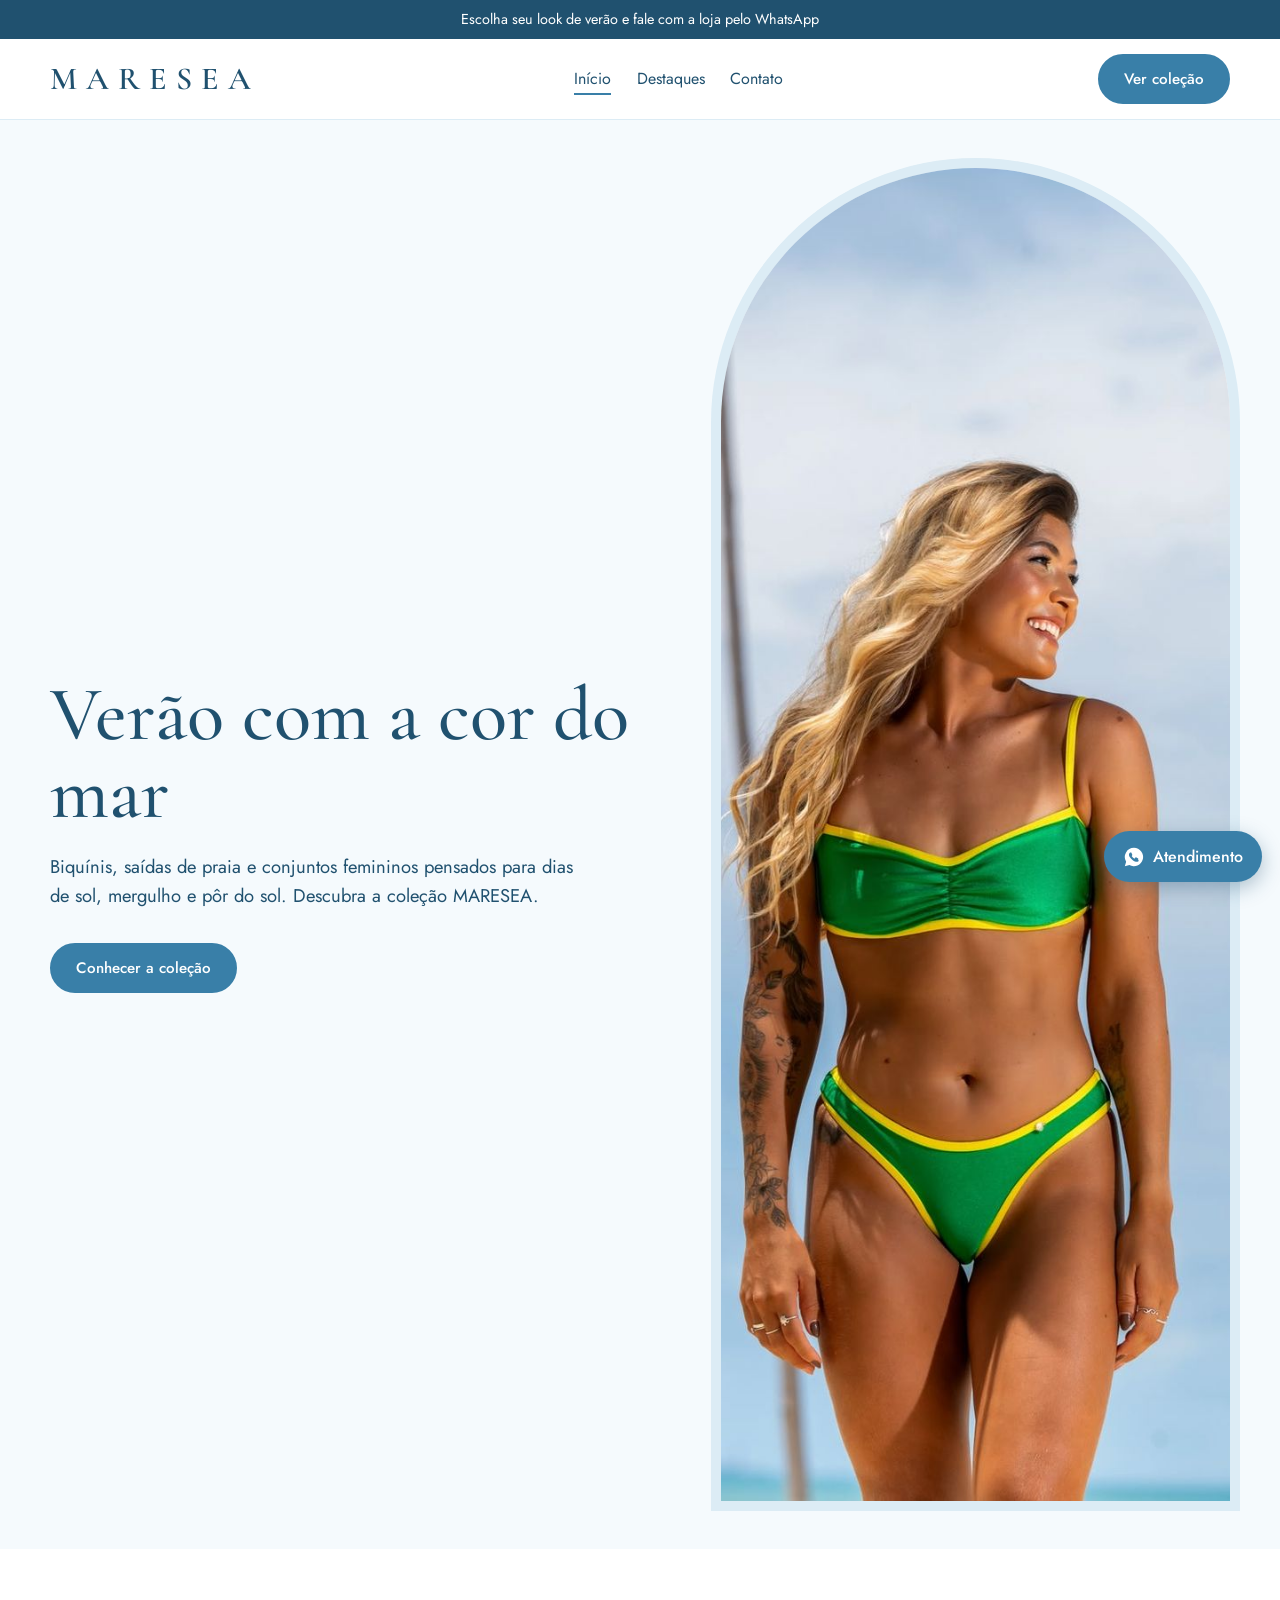
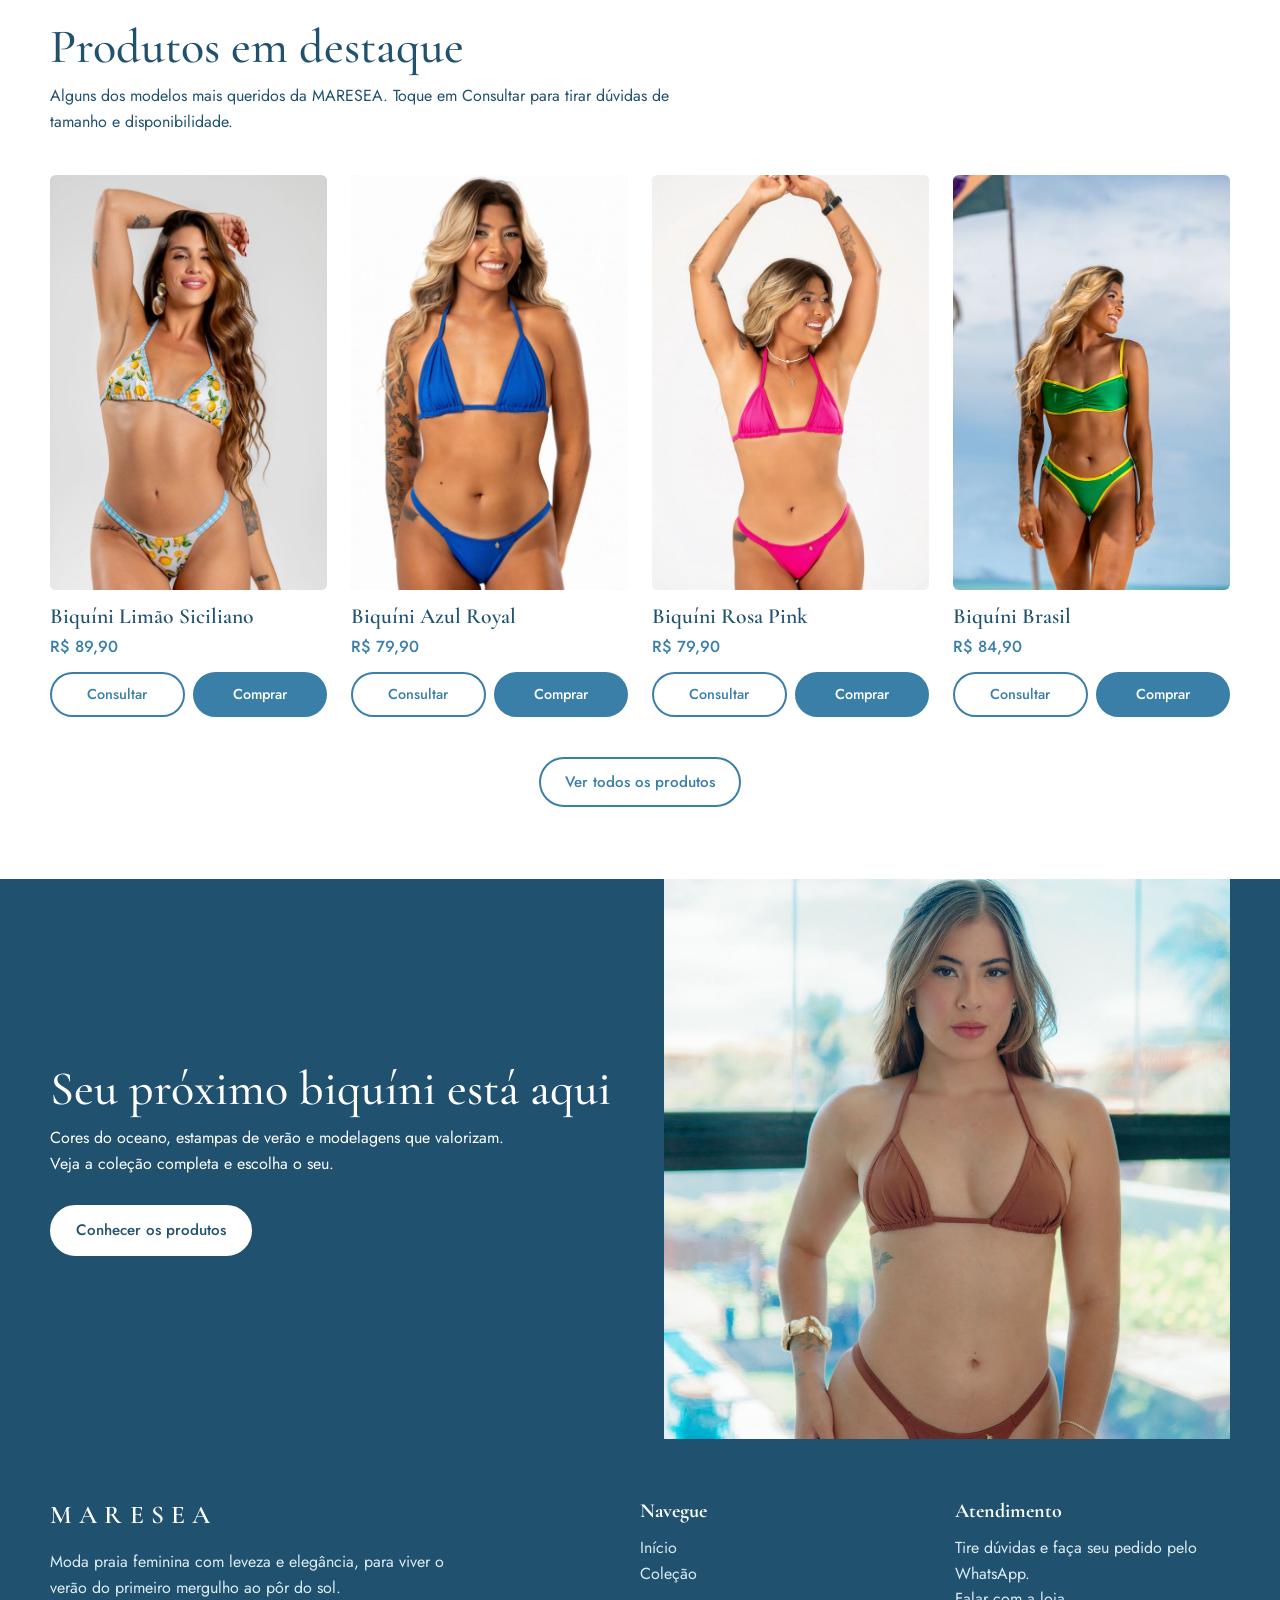
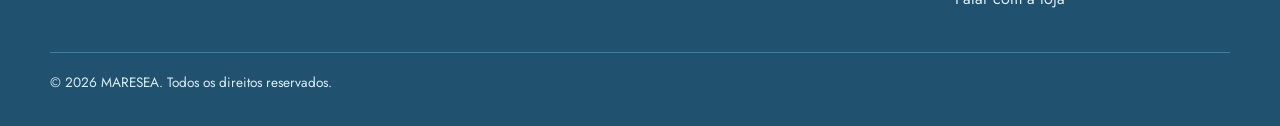
<file: index.html>
<!DOCTYPE html>
<html lang="pt-BR"><head><meta charset="utf-8"><meta name="viewport" content="width=device-width,initial-scale=1"><link rel="preconnect" href="https://fonts.googleapis.com"><link rel="preconnect" href="https://fonts.gstatic.com" crossorigin><link href="https://fonts.googleapis.com/css2?family=Cormorant+Garamond:wght@500;600&family=Jost:wght@400;500&display=swap" rel="stylesheet"><link rel="stylesheet" href="style.css">
<title>MARESEA | Moda praia, biquínis e saídas de praia</title>
<meta name="description" content="MARESEA: biquínis, saídas de praia, conjuntos e acessórios femininos com elegância e leveza para o seu verão. Conheça a coleção e fale com a loja pelo WhatsApp.">
<link rel="preload" as="image" href="images/hero.jpg"></head>
<body>
<div class="topbar">Escolha seu look de verão e fale com a loja pelo WhatsApp</div>
<header class="site"><div class="wrap"><a class="logo" href="index.html">MARESEA</a>
<nav aria-label="Principal"><ul><li><a href="index.html" aria-current="page">Início</a></li><li><a href="#destaques">Destaques</a></li><li><a href="#contato">Contato</a></li></ul></nav>
<a class="btn" href="colecao.html">Ver coleção</a></div></header>
<main>
<section class="hero" style="padding:0"><div class="wrap"><div>
<h1>Verão com a cor do mar</h1>
<p>Biquínis, saídas de praia e conjuntos femininos pensados para dias de sol, mergulho e pôr do sol. Descubra a coleção MARESEA.</p>
<a class="btn" href="colecao.html">Conhecer a coleção</a></div>
<img src="images/hero.jpg" alt="Modelo de biquíni verde com detalhes amarelos em frente ao mar e ao céu azul" width="1000" height="1333" fetchpriority="high"></div></section>
<section id="destaques"><div class="wrap"><h2>Produtos em destaque</h2><p class="sub">Alguns dos modelos mais queridos da MARESEA. Toque em Consultar para tirar dúvidas de tamanho e disponibilidade.</p>
<div class="grid" id="destaques-grid"></div>
<p style="margin-top:2.5rem;text-align:center"><a class="btn o" href="colecao.html">Ver todos os produtos</a></p></div></section>
<section class="promo"><div class="wrap"><div class="txt"><h2>Seu próximo biquíni está aqui</h2><p>Cores do oceano, estampas de verão e modelagens que valorizam. Veja a coleção completa e escolha o seu.</p><a class="btn" href="colecao.html">Conhecer os produtos</a></div>
<img src="images/promo.jpg" alt="Modelo de biquíni terracota em frente a uma janela com vista para a piscina" width="1000" height="1333" loading="lazy"></div></section>
</main>
<footer id="contato"><div class="wrap"><div><a class="logo" href="index.html">MARESEA</a><p style="margin-top:.8rem;max-width:26rem">Moda praia feminina com leveza e elegância, para viver o verão do primeiro mergulho ao pôr do sol.</p></div><div><h3>Navegue</h3><ul><li><a href="index.html">Início</a></li><li><a href="colecao.html">Coleção</a></li></ul></div><div><h3>Atendimento</h3><p>Tire dúvidas e faça seu pedido pelo WhatsApp.</p><p><a href="#" data-wa="Olá! Vim pelo site da MARESEA.">Falar com a loja</a></p></div><p class="copy">© 2026 MARESEA. Todos os direitos reservados.</p></div></footer>
<a class="zap" data-wa="Olá! Vim pelo site da MARESEA e gostaria de atendimento." aria-label="Atendimento pelo WhatsApp"><svg viewBox="0 0 24 24" aria-hidden="true"><path d="M12 2a10 10 0 0 0-8.6 15.1L2 22l5-1.3A10 10 0 1 0 12 2zm5.2 14c-.2.6-1.3 1.2-1.8 1.2-.5.1-1 .2-3.2-.7-2.7-1.1-4.4-3.9-4.600-4.1-.1-.2-1.1-1.500-1.100-2.800s.7-2 1-2.300c.2-.3.500-.3.700-.3h.5c.2 0 .4 0 .6.500l.8 2c.1.200.1.300 0 .5l-.4.600c-.1.200-.3.300-.1.600.7 1.100 1.500 1.800 2.600 2.400.3.100.4.100.6-.1l.8-1c.2-.3.400-.2.600-.1l1.900.9c.3.100.5.200.5.300.1.200.1.800-.1 1.400z"/></svg><span>Atendimento</span></a>
<script src="script.js"></script></body></html>
</file>
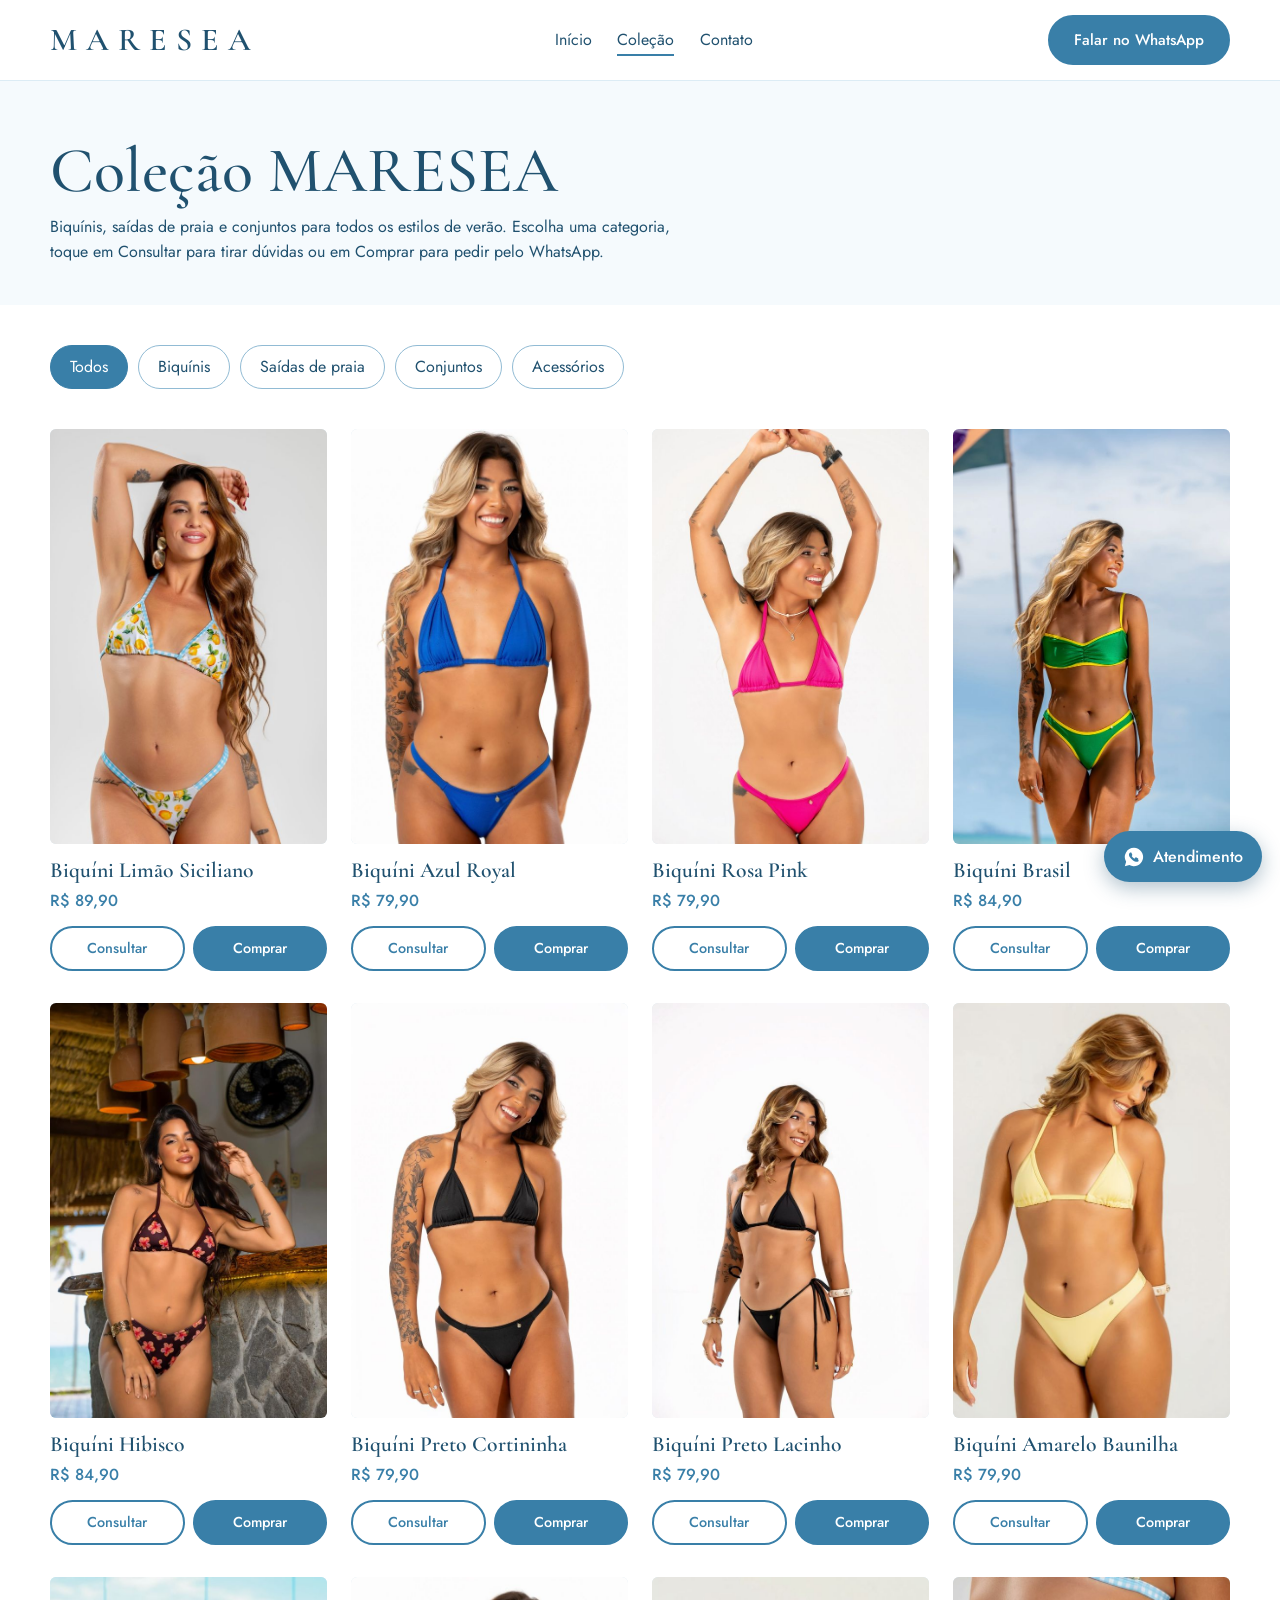
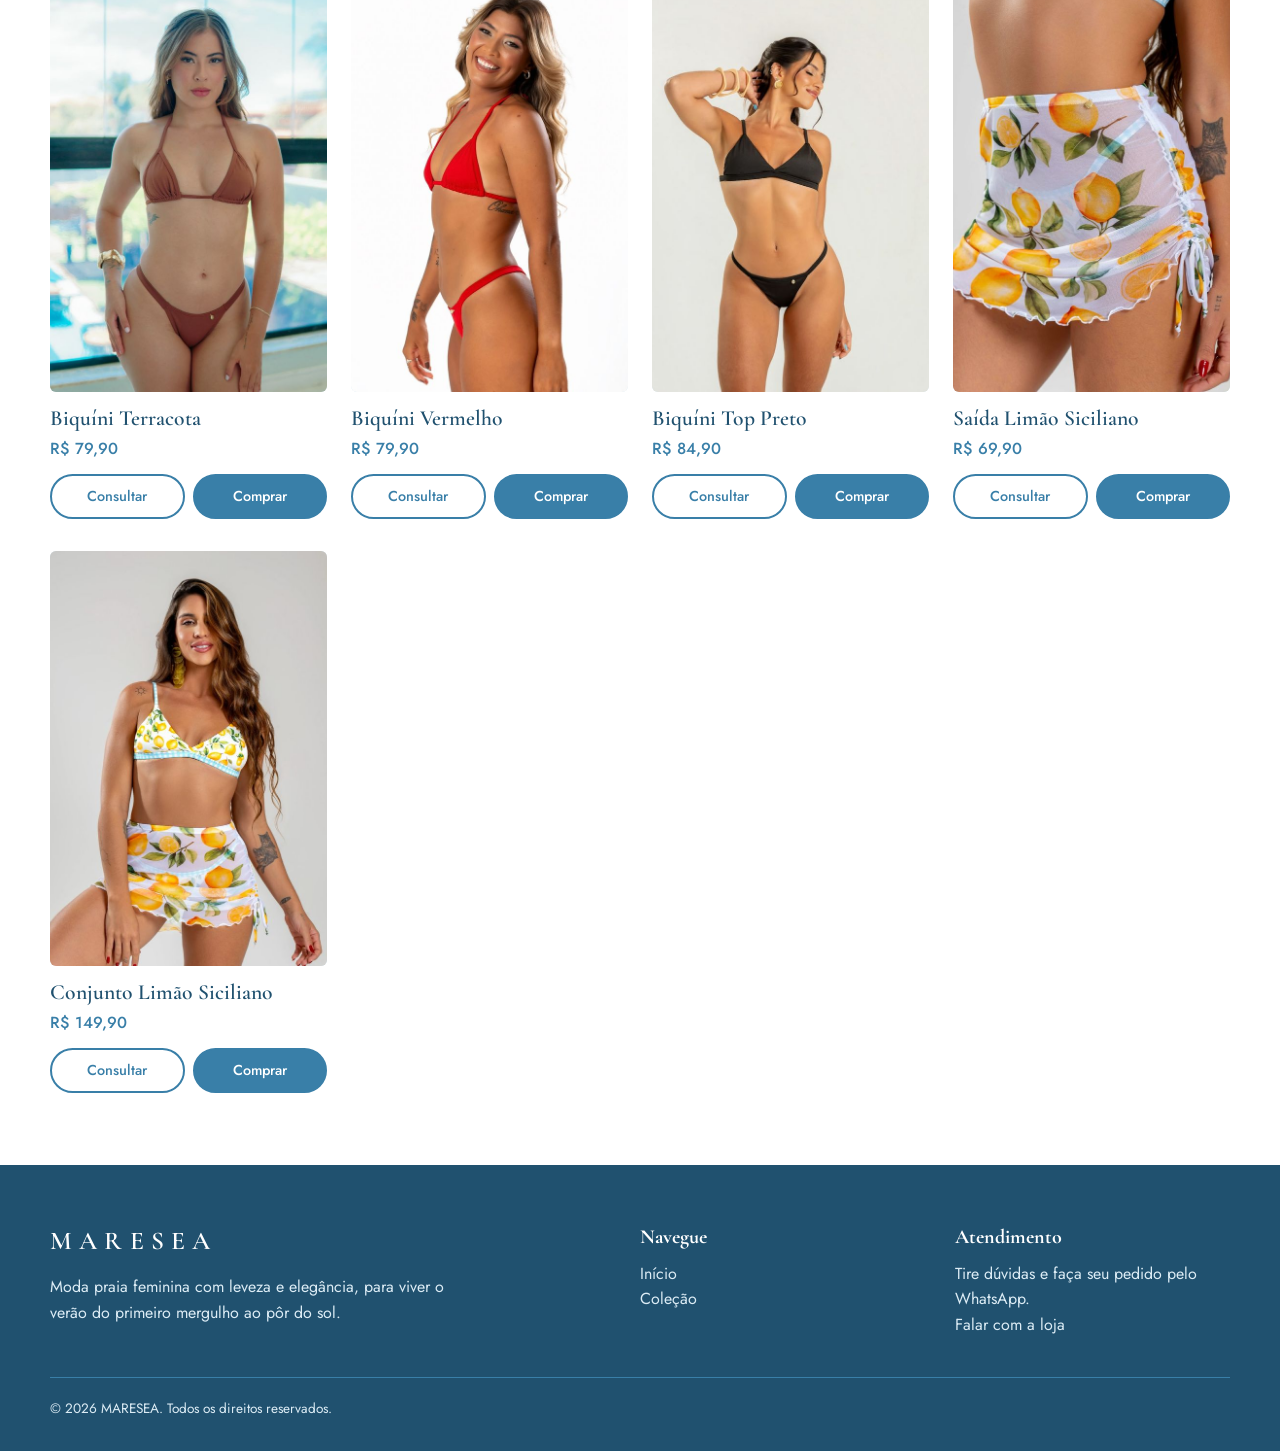
<file: colecao.html>
<!DOCTYPE html>
<html lang="pt-BR"><head><meta charset="utf-8"><meta name="viewport" content="width=device-width,initial-scale=1"><link rel="preconnect" href="https://fonts.googleapis.com"><link rel="preconnect" href="https://fonts.gstatic.com" crossorigin><link href="https://fonts.googleapis.com/css2?family=Cormorant+Garamond:wght@500;600&family=Jost:wght@400;500&display=swap" rel="stylesheet"><link rel="stylesheet" href="style.css">
<title>Coleção | MARESEA Moda Praia</title>
<meta name="description" content="Veja a coleção MARESEA: biquínis, saídas de praia, conjuntos e acessórios. Consulte preços e peça pelo WhatsApp."></head>
<body>
<header class="site"><div class="wrap"><a class="logo" href="index.html">MARESEA</a>
<nav aria-label="Principal"><ul><li><a href="index.html">Início</a></li><li><a href="colecao.html" aria-current="page">Coleção</a></li><li><a href="#contato">Contato</a></li></ul></nav>
<a class="btn" href="#" data-wa="Olá! Vim pelo site da MARESEA e gostaria de atendimento.">Falar no WhatsApp</a></div></header>
<main>
<div class="page-head"><div class="wrap"><h1>Coleção MARESEA</h1><p>Biquínis, saídas de praia e conjuntos para todos os estilos de verão. Escolha uma categoria, toque em Consultar para tirar dúvidas ou em Comprar para pedir pelo WhatsApp.</p></div></div>
<section style="padding-top:2.5rem"><div class="wrap">
<div class="filters" role="group" aria-label="Filtrar por categoria">
<button class="flt" data-cat="todos" aria-pressed="true">Todos</button><button class="flt" data-cat="biquinis" aria-pressed="false">Biquínis</button><button class="flt" data-cat="saidas" aria-pressed="false">Saídas de praia</button><button class="flt" data-cat="conjuntos" aria-pressed="false">Conjuntos</button><button class="flt" data-cat="acessorios" aria-pressed="false">Acessórios</button></div>
<div class="grid" id="catalogo" aria-live="polite"></div></div></section>
</main>
<footer id="contato"><div class="wrap"><div><a class="logo" href="index.html">MARESEA</a><p style="margin-top:.8rem;max-width:26rem">Moda praia feminina com leveza e elegância, para viver o verão do primeiro mergulho ao pôr do sol.</p></div><div><h3>Navegue</h3><ul><li><a href="index.html">Início</a></li><li><a href="colecao.html">Coleção</a></li></ul></div><div><h3>Atendimento</h3><p>Tire dúvidas e faça seu pedido pelo WhatsApp.</p><p><a href="#" data-wa="Olá! Vim pelo site da MARESEA.">Falar com a loja</a></p></div><p class="copy">© 2026 MARESEA. Todos os direitos reservados.</p></div></footer>
<a class="zap" data-wa="Olá! Vim pelo site da MARESEA e gostaria de atendimento." aria-label="Atendimento pelo WhatsApp"><svg viewBox="0 0 24 24" aria-hidden="true"><path d="M12 2a10 10 0 0 0-8.6 15.1L2 22l5-1.3A10 10 0 1 0 12 2zm5.2 14c-.2.6-1.3 1.2-1.8 1.2-.5.1-1 .2-3.2-.7-2.700-1.100-4.400-3.900-4.600-4.100-.1-.2-1.100-1.500-1.100-2.800s.7-2 1-2.300c.2-.3.500-.3.700-.3h.5c.2 0 .4 0 .6.500l.8 2c.1.200.1.300 0 .5l-.4.600c-.1.200-.3.300-.1.600.7 1.100 1.500 1.800 2.600 2.400.3.100.4.100.6-.1l.8-1c.2-.3.400-.2.600-.1l1.900.9c.3.100.5.200.5.300.1.200.1.800-.1 1.400z"/></svg><span>Atendimento</span></a>
<script src="script.js"></script></body></html>
</file>
<file: style.css>
:root{--gelo:#DCECF5;--suave:#91BBD4;--oceano:#397FA8;--profundo:#20516F;--alt:#F5FAFD;--serif:'Cormorant Garamond',Georgia,serif;--sans:'Jost',system-ui,sans-serif}
*{box-sizing:border-box;margin:0}
html{scroll-behavior:smooth}
body{font-family:var(--sans);color:var(--profundo);background:#fff;line-height:1.6}
img{display:block;max-width:100%}
a{color:inherit}
:focus-visible{outline:3px solid var(--oceano);outline-offset:3px}
.wrap{width:min(1180px,100% - 2.5rem);margin-inline:auto}
.topbar{background:var(--profundo);color:#fff;text-align:center;font-size:.9rem;padding:.5rem 1rem}
header.site{background:#fff;border-bottom:1px solid var(--gelo);position:sticky;top:0;z-index:20}
header.site .wrap{display:flex;flex-wrap:wrap;align-items:center;justify-content:space-between;gap:.4rem 1.5rem;padding:.9rem 0}
.logo{font-family:var(--serif);font-size:2rem;font-weight:600;letter-spacing:.28em;text-decoration:none;color:var(--profundo)}
nav ul{display:flex;gap:1.6rem;list-style:none;padding:0}
nav a{text-decoration:none;font-size:1rem;padding:.2rem 0;border-bottom:2px solid transparent}
nav a:hover,nav a[aria-current]{border-color:var(--oceano)}
.btn{display:inline-block;background:var(--oceano);color:#fff;border:2px solid var(--oceano);padding:.7rem 1.5rem;border-radius:999px;text-decoration:none;font-weight:500;font-size:.95rem;text-align:center;cursor:pointer;transition:background .2s}
.btn:hover{background:var(--profundo);border-color:var(--profundo)}
.btn.o{background:#fff;color:var(--oceano)}
.btn.o:hover{background:var(--gelo);color:var(--profundo)}
.hero{background:var(--alt)}
.hero .wrap{display:grid;grid-template-columns:1.1fr .9fr;gap:3rem;align-items:center;padding:3rem 0}
.hero h1{font-family:var(--serif);font-weight:500;font-size:clamp(2.8rem,6vw,5rem);line-height:1.02;margin-bottom:1.2rem}
.hero p{max-width:34rem;font-size:1.15rem;margin-bottom:2rem}
.hero img{width:100%;aspect-ratio:3/4;object-fit:cover;border-radius:999px 999px 0 0;box-shadow:0 0 0 10px var(--gelo)}
section{padding:4.5rem 0}
h2{font-family:var(--serif);font-weight:500;font-size:clamp(2rem,4vw,3rem);line-height:1.1;margin-bottom:.6rem}
.sub{max-width:40rem;margin-bottom:2.5rem}
.grid{display:grid;grid-template-columns:repeat(4,1fr);gap:2rem 1.5rem}
.card .ph{position:relative;aspect-ratio:2/3;overflow:hidden;border-radius:6px;background:var(--gelo);margin-bottom:.9rem}
.card .ph img{position:absolute;inset:0;width:100%;height:100%;object-fit:cover;transition:opacity .35s}
.card .ph .alt{opacity:0}
.card:hover .alt{opacity:1}
.card h3{font-family:var(--serif);font-size:1.35rem;font-weight:600;line-height:1.2}
.pr{color:var(--oceano);font-weight:500;margin:.2rem 0 .8rem}
.bt{display:flex;gap:.5rem}
.bt .btn{flex:1;padding:.55rem .4rem;font-size:.9rem}
.promo{background:var(--profundo);color:#fff;padding:0}
.promo .wrap{display:grid;grid-template-columns:1fr 1fr;align-items:center;gap:3rem;padding:0}
.promo .txt{padding:4rem 0}
.promo p{margin-bottom:1.8rem;max-width:30rem}
.promo img{width:100%;height:100%;min-height:420px;max-height:560px;object-fit:cover;object-position:center 30%}
.promo .btn{background:#fff;color:var(--profundo);border-color:#fff}
.promo .btn:hover{background:var(--gelo)}
.alt-bg{background:var(--alt)}
.filters{display:flex;flex-wrap:wrap;gap:.6rem;margin-bottom:2.5rem}
.flt{font:inherit;background:#fff;color:var(--profundo);border:1.5px solid var(--suave);padding:.5rem 1.2rem;border-radius:999px;cursor:pointer}
.flt[aria-pressed=true]{background:var(--oceano);border-color:var(--oceano);color:#fff}
.empty{grid-column:1/-1;background:var(--alt);padding:2rem;border-radius:6px}
.page-head{background:var(--alt);padding:3.5rem 0 2.5rem}
.page-head h1{font-family:var(--serif);font-weight:500;font-size:clamp(2.6rem,5vw,4rem);line-height:1.05;margin-bottom:.6rem}
.page-head p{max-width:40rem}
footer{background:var(--profundo);color:var(--gelo);padding:3.5rem 0 2rem}
footer .wrap{display:grid;grid-template-columns:2fr 1fr 1fr;gap:2.5rem}
footer .logo{color:#fff;font-size:1.6rem}
footer h3{font-family:var(--serif);color:#fff;font-size:1.25rem;margin-bottom:.5rem}
footer ul{list-style:none;padding:0}
footer a{text-decoration:none}
footer a:hover{text-decoration:underline}
.copy{grid-column:1/-1;border-top:1px solid var(--oceano);padding-top:1.2rem;font-size:.85rem}
.zap{position:fixed;right:1.1rem;bottom:1.1rem;z-index:30;display:flex;align-items:center;gap:.5rem;background:var(--oceano);color:#fff;padding:.8rem 1.2rem;border-radius:999px;text-decoration:none;font-weight:500;box-shadow:0 6px 20px rgba(32,81,111,.35)}
.zap:hover{background:var(--profundo)}
.zap svg{width:22px;height:22px;fill:#fff}
@media(max-width:900px){
.grid{grid-template-columns:repeat(3,1fr)}
.hero .wrap,.promo .wrap{grid-template-columns:1fr;gap:2rem}
.hero .wrap{padding:2rem 0 3rem}
.hero img{max-width:420px;margin-inline:auto}
.promo .txt{padding:3rem 0 0}.promo img{min-height:320px}
footer .wrap{grid-template-columns:1fr 1fr}footer .wrap>div:first-child{grid-column:1/-1}
}
@media(max-width:600px){
.grid{grid-template-columns:repeat(2,1fr);gap:1.6rem .8rem}
section{padding:3rem 0}
.logo{font-size:1.5rem}
nav{order:3;width:100%}nav ul{gap:1.2rem}
header.site .btn{padding:.5rem 1rem}
.bt{flex-direction:column}
.card h3{font-size:1.15rem}
.zap span{display:none}.zap{padding:.9rem}
}
@media(prefers-reduced-motion:reduce){*{transition:none!important;scroll-behavior:auto!important}}
</file>
